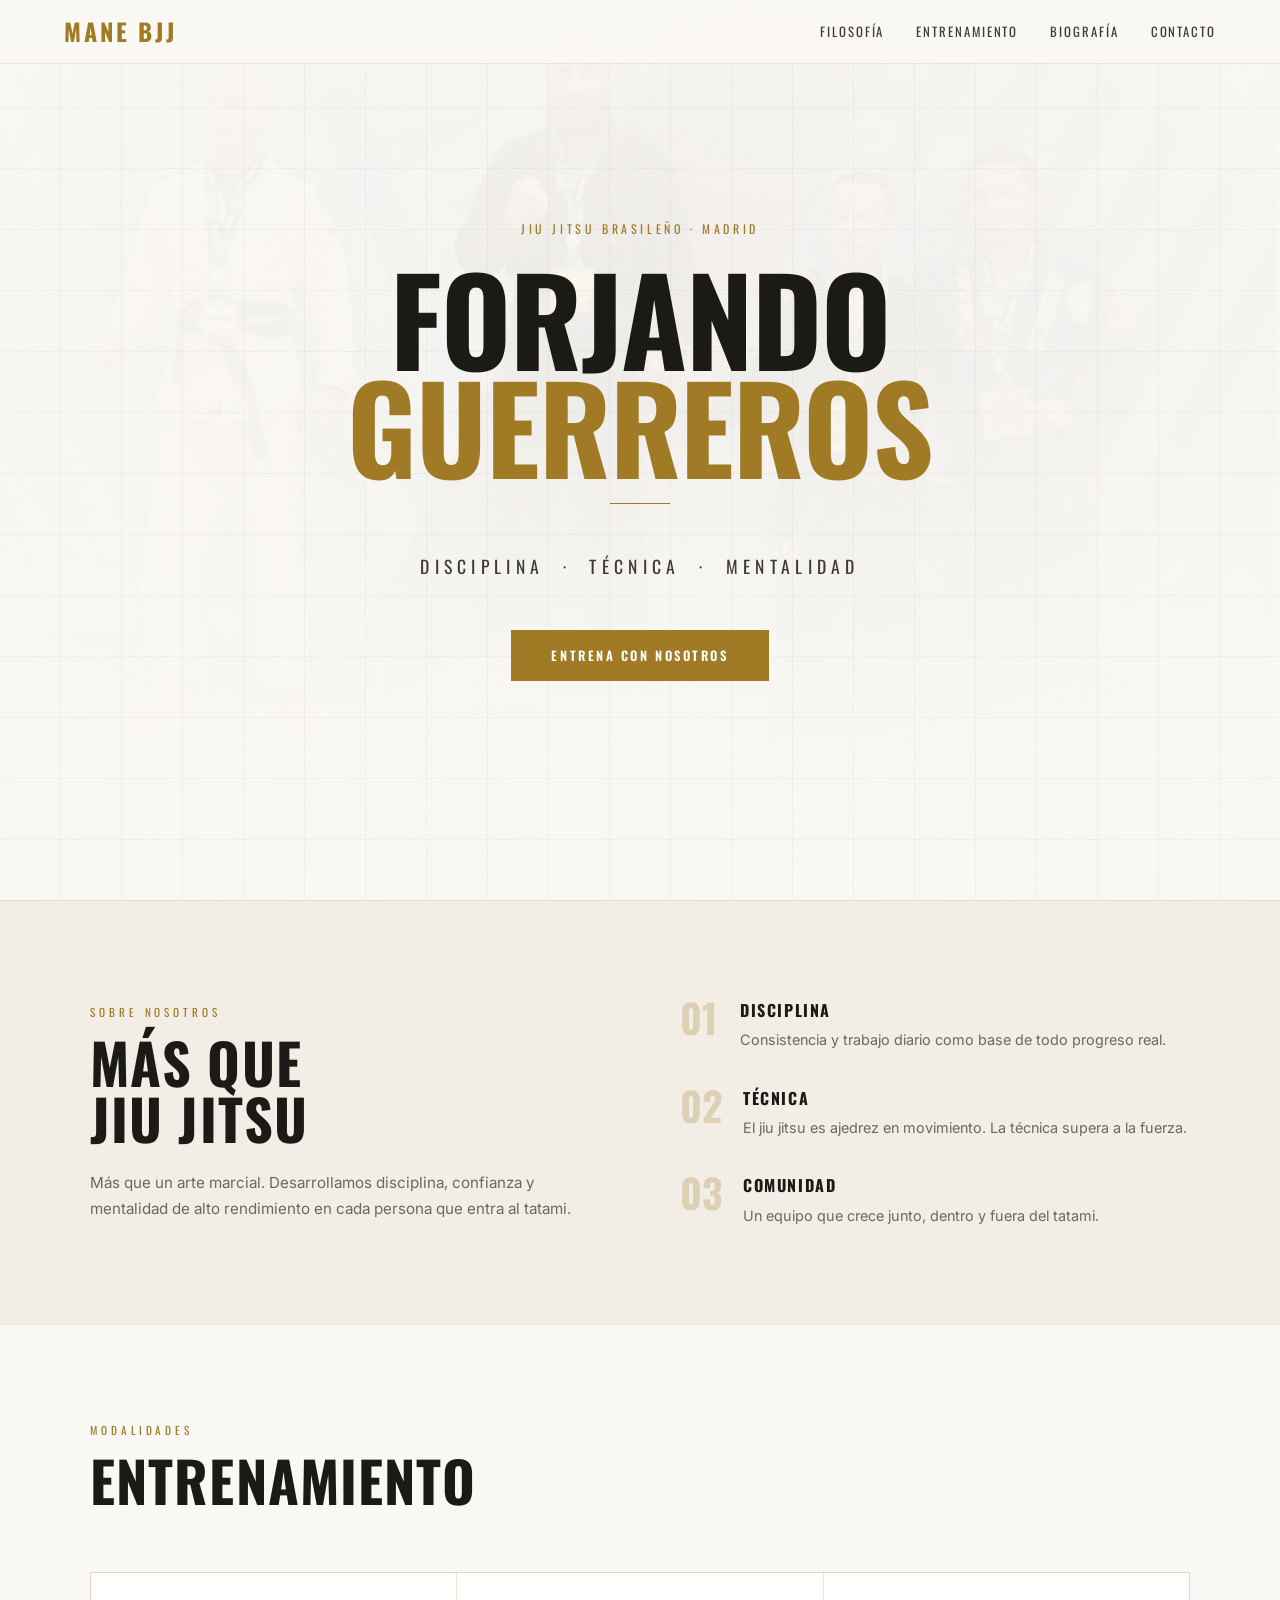
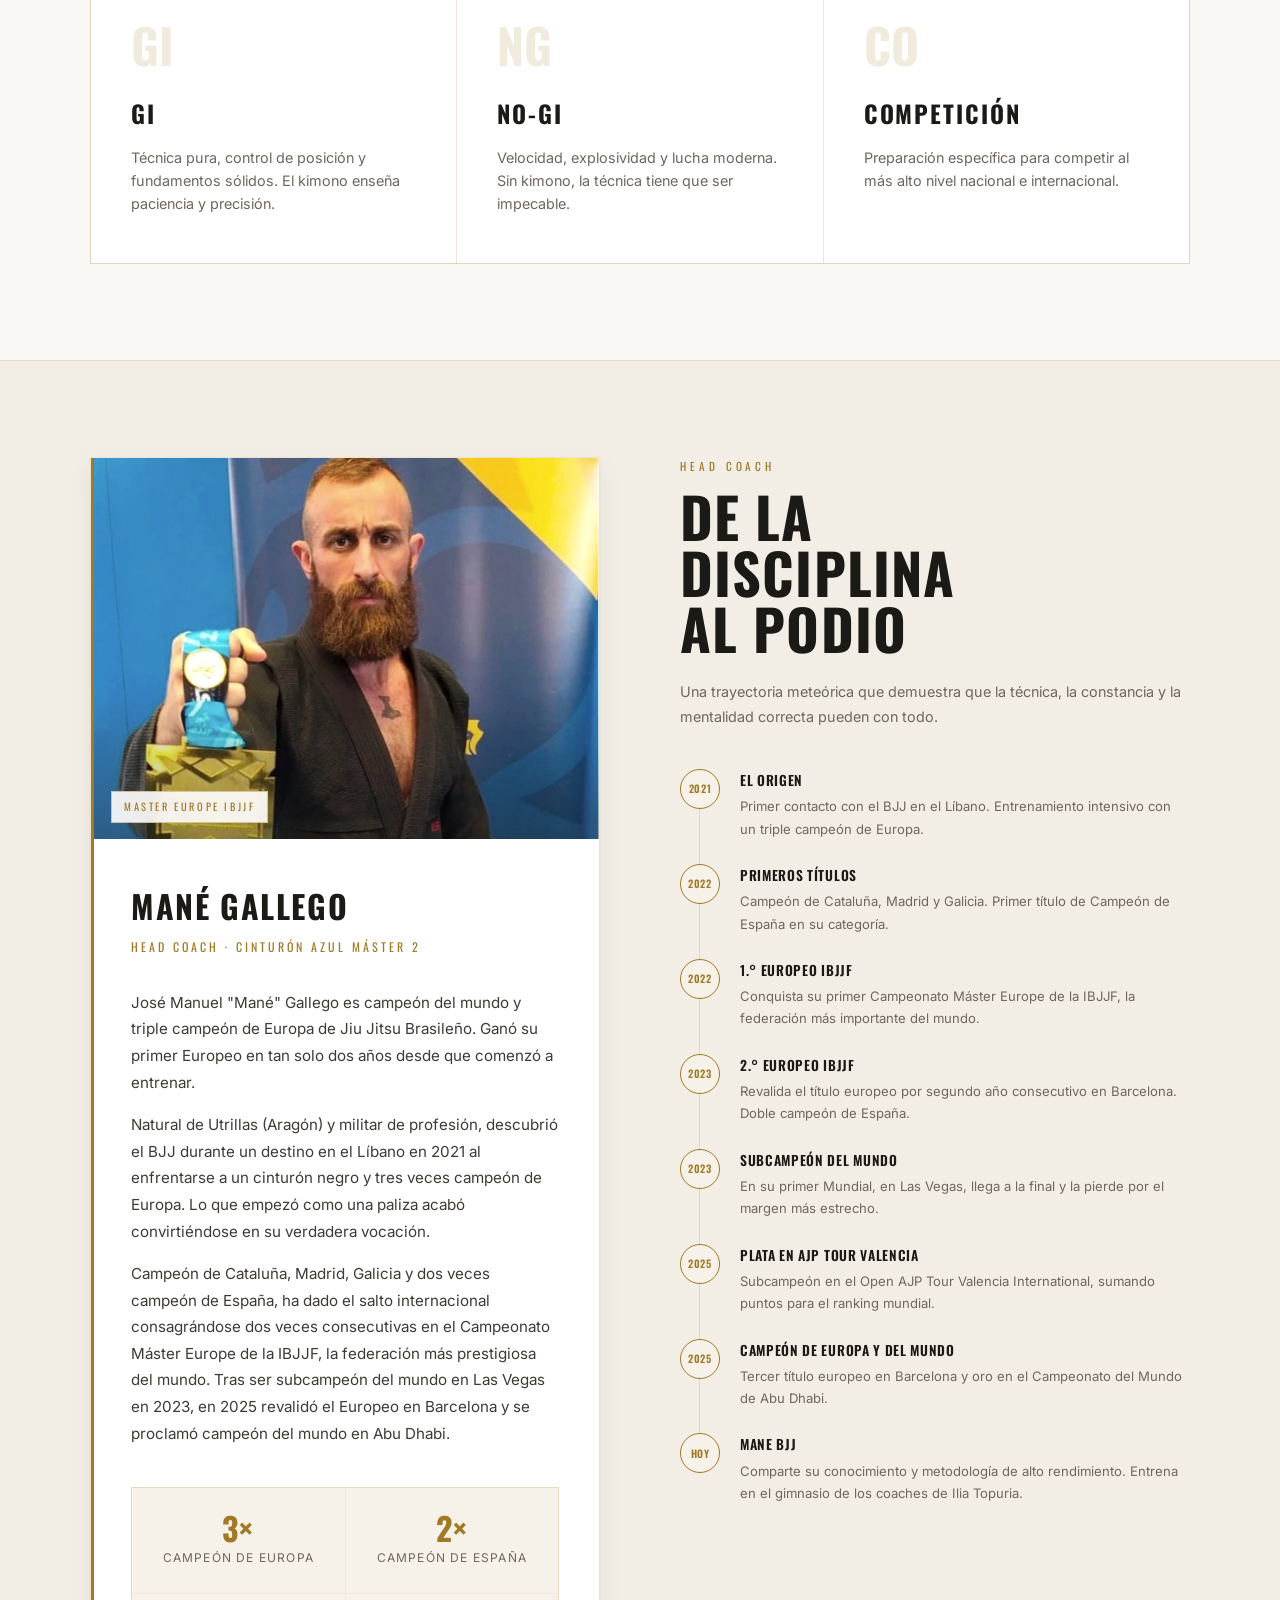
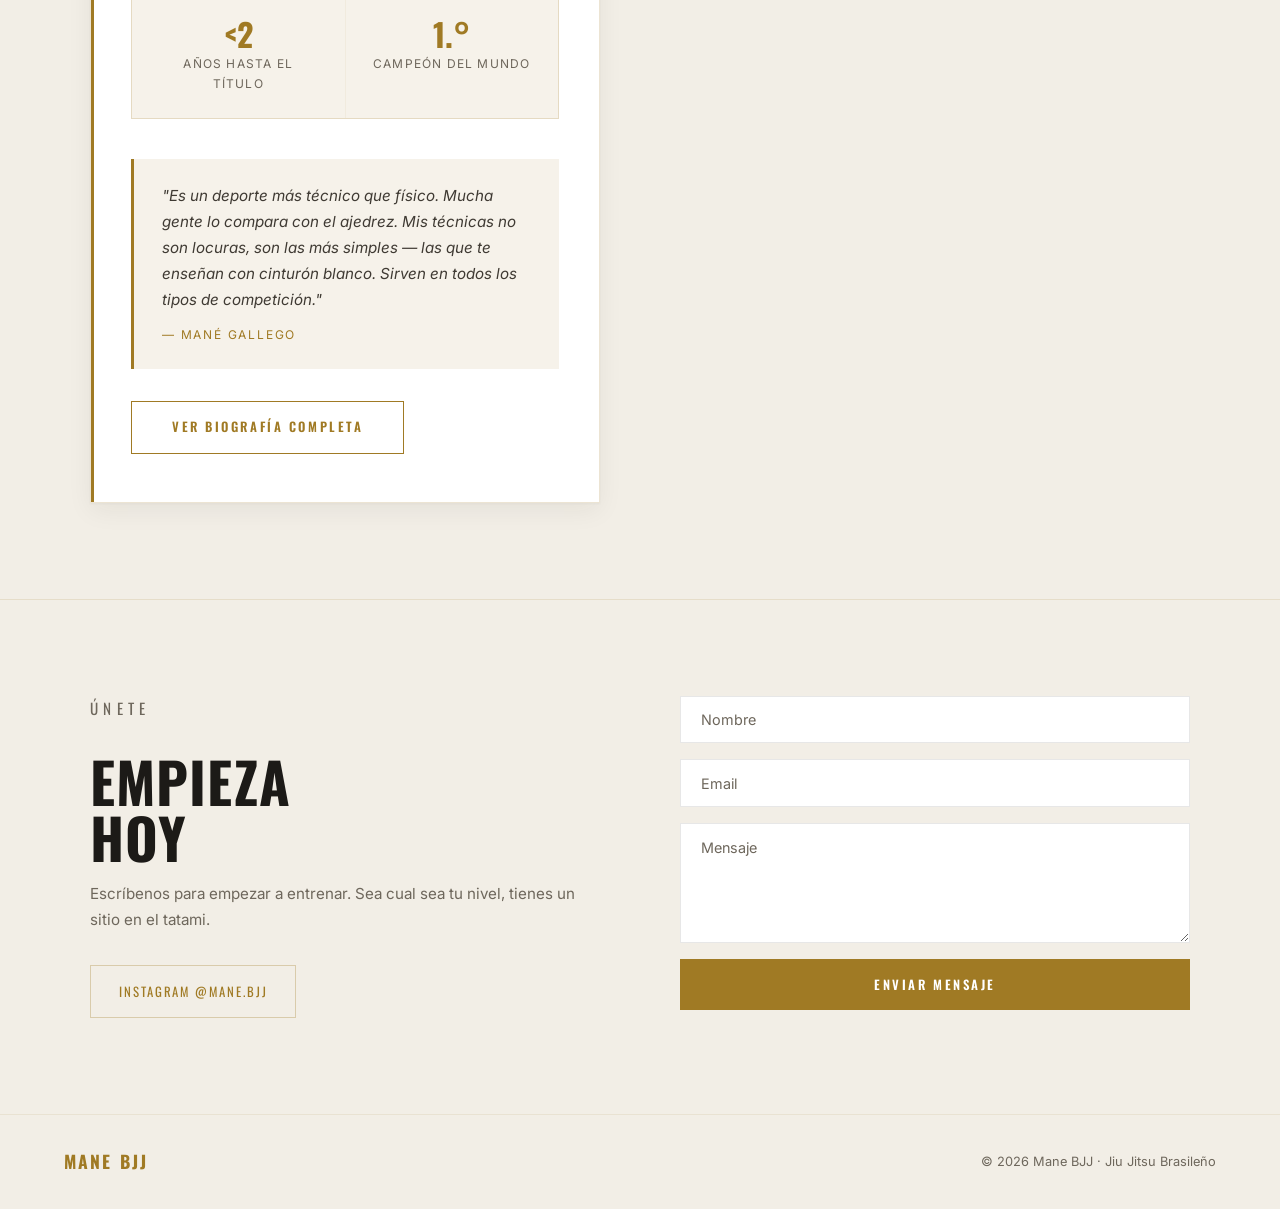
<file: index.html>
<!DOCTYPE html>
<html lang="es">
<head>
  <meta charset="UTF-8">
  <title>Mane BJJ · Jiu Jitsu Brasileño en Madrid</title>
  <meta name="viewport" content="width=device-width, initial-scale=1.0">
  <meta name="description" content="Academia de Jiu Jitsu Brasileño dirigida por Mané Gallego, campeón del mundo y triple campeón de Europa. Disciplina, técnica y mentalidad de alto rendimiento.">
  <link href="https://fonts.googleapis.com/css2?family=Oswald:wght@400;600;700&family=Inter:wght@300;400;500&display=swap" rel="stylesheet">
  <link rel="stylesheet" href="css/styles.css">
</head>

<body>

<!-- HEADER -->
<header>
  <a class="logo" href="#">MANE BJJ</a>
  <nav>
    <a href="#about">Filosofía</a>
    <a href="#training">Entrenamiento</a>
    <a href="biografia.html">Biografía</a>
    <a href="#contact">Contacto</a>
  </nav>
</header>

<!-- HERO -->
<section class="hero">
  <div class="hero-image"></div>
  <div class="hero-overlay"></div>
  <div class="hero-grid"></div>
  <div class="hero-content">
    <p class="hero-eyebrow">Jiu Jitsu Brasileño · Madrid</p>
    <h1>Forjando<br><span>Guerreros</span></h1>
    <div class="hero-divider"></div>
    <p class="hero-sub">Disciplina &nbsp;·&nbsp; Técnica &nbsp;·&nbsp; Mentalidad</p>
    <a class="btn" href="https://www.instagram.com/mane.bjj/" target="_blank" rel="noopener">Entrena con nosotros</a>
  </div>
</section>

<!-- FILOSOFIA -->
<section id="about" class="about">
  <div class="about-inner">
    <div>
      <p class="section-label">Sobre nosotros</p>
      <h2>Más que<br>jiu jitsu</h2>
      <p class="about-intro">
        Más que un arte marcial. Desarrollamos disciplina, confianza y mentalidad de alto rendimiento en cada persona que entra al tatami.
      </p>
    </div>
    <div class="about-pillars">
      <div class="pillar">
        <span class="pillar-num">01</span>
        <div class="pillar-text">
          <h3>Disciplina</h3>
          <p>Consistencia y trabajo diario como base de todo progreso real.</p>
        </div>
      </div>
      <div class="pillar">
        <span class="pillar-num">02</span>
        <div class="pillar-text">
          <h3>Técnica</h3>
          <p>El jiu jitsu es ajedrez en movimiento. La técnica supera a la fuerza.</p>
        </div>
      </div>
      <div class="pillar">
        <span class="pillar-num">03</span>
        <div class="pillar-text">
          <h3>Comunidad</h3>
          <p>Un equipo que crece junto, dentro y fuera del tatami.</p>
        </div>
      </div>
    </div>
  </div>
</section>

<!-- ENTRENAMIENTO -->
<section id="training" class="training">
  <div class="training-header">
    <p class="section-label">Modalidades</p>
    <h2>Entrenamiento</h2>
  </div>
  <div class="cards">
    <div class="card">
      <div class="card-icon">GI</div>
      <h3>Gi</h3>
      <p>Técnica pura, control de posición y fundamentos sólidos. El kimono enseña paciencia y precisión.</p>
    </div>
    <div class="card">
      <div class="card-icon">NG</div>
      <h3>No-Gi</h3>
      <p>Velocidad, explosividad y lucha moderna. Sin kimono, la técnica tiene que ser impecable.</p>
    </div>
    <div class="card">
      <div class="card-icon">CO</div>
      <h3>Competición</h3>
      <p>Preparación específica para competir al más alto nivel nacional e internacional.</p>
    </div>
  </div>
</section>

<!-- HEAD COACH -->
<section id="coach" class="coach">
  <div class="coach-inner">

    <div class="coach-visual">
      <div class="coach-card">
        <div class="coach-photo">
          <img src="images/mane-portrait.jpg" alt="Mané Gallego con su medalla de campeón en el Master Europe IBJJF" loading="lazy">
          <span class="coach-photo-tag">Master Europe IBJJF</span>
        </div>

        <div class="coach-body">
          <p class="coach-name">Mané Gallego</p>
          <p class="coach-title">Head Coach · Cinturón Azul Máster 2</p>

          <div class="coach-bio">
            <p>
              José Manuel "Mané" Gallego es campeón del mundo y triple campeón de Europa de Jiu Jitsu Brasileño. Ganó su primer Europeo en tan solo dos años desde que comenzó a entrenar.
            </p>
            <p>
              Natural de Utrillas (Aragón) y militar de profesión, descubrió el BJJ durante un destino en el Líbano en 2021 al enfrentarse a un cinturón negro y tres veces campeón de Europa. Lo que empezó como una paliza acabó convirtiéndose en su verdadera vocación.
            </p>
            <p>
              Campeón de Cataluña, Madrid, Galicia y dos veces campeón de España, ha dado el salto internacional consagrándose dos veces consecutivas en el Campeonato Máster Europe de la IBJJF, la federación más prestigiosa del mundo. Tras ser subcampeón del mundo en Las Vegas en 2023, en 2025 revalidó el Europeo en Barcelona y se proclamó campeón del mundo en Abu Dhabi.
            </p>
          </div>

          <div class="coach-stats">
            <div class="stat">
              <div class="stat-num">3×</div>
              <div class="stat-label">Campeón de Europa</div>
            </div>
            <div class="stat">
              <div class="stat-num">2×</div>
              <div class="stat-label">Campeón de España</div>
            </div>
            <div class="stat">
              <div class="stat-num">&lt;2</div>
              <div class="stat-label">Años hasta el título</div>
            </div>
            <div class="stat">
              <div class="stat-num">1.°</div>
              <div class="stat-label">Campeón del mundo</div>
            </div>
          </div>

          <div class="coach-quote">
            "Es un deporte más técnico que físico. Mucha gente lo compara con el ajedrez. Mis técnicas no son locuras, son las más simples — las que te enseñan con cinturón blanco. Sirven en todos los tipos de competición."
            <cite>— Mané Gallego</cite>
          </div>

          <a class="btn btn-outline coach-cta" href="biografia.html">
            Ver biografía completa
          </a>
        </div>
      </div>
    </div>

    <div>
      <p class="section-label">Head Coach</p>
      <h2>De la<br>disciplina<br>al podio</h2>
      <p class="coach-intro">
        Una trayectoria meteórica que demuestra que la técnica, la constancia y la mentalidad correcta pueden con todo.
      </p>

      <div class="coach-timeline">
        <div class="timeline-item">
          <div class="timeline-dot">2021</div>
          <div class="timeline-content">
            <h4>El origen</h4>
            <p>Primer contacto con el BJJ en el Líbano. Entrenamiento intensivo con un triple campeón de Europa.</p>
          </div>
        </div>
        <div class="timeline-item">
          <div class="timeline-dot">2022</div>
          <div class="timeline-content">
            <h4>Primeros títulos</h4>
            <p>Campeón de Cataluña, Madrid y Galicia. Primer título de Campeón de España en su categoría.</p>
          </div>
        </div>
        <div class="timeline-item">
          <div class="timeline-dot">2022</div>
          <div class="timeline-content">
            <h4>1.° Europeo IBJJF</h4>
            <p>Conquista su primer Campeonato Máster Europe de la IBJJF, la federación más importante del mundo.</p>
          </div>
        </div>
        <div class="timeline-item">
          <div class="timeline-dot">2023</div>
          <div class="timeline-content">
            <h4>2.° Europeo IBJJF</h4>
            <p>Revalida el título europeo por segundo año consecutivo en Barcelona. Doble campeón de España.</p>
          </div>
        </div>
        <div class="timeline-item">
          <div class="timeline-dot">2023</div>
          <div class="timeline-content">
            <h4>Subcampeón del mundo</h4>
            <p>En su primer Mundial, en Las Vegas, llega a la final y la pierde por el margen más estrecho.</p>
          </div>
        </div>
        <div class="timeline-item">
          <div class="timeline-dot">2025</div>
          <div class="timeline-content">
            <h4>Plata en AJP Tour Valencia</h4>
            <p>Subcampeón en el Open AJP Tour Valencia International, sumando puntos para el ranking mundial.</p>
          </div>
        </div>
        <div class="timeline-item">
          <div class="timeline-dot">2025</div>
          <div class="timeline-content">
            <h4>Campeón de Europa y del mundo</h4>
            <p>Tercer título europeo en Barcelona y oro en el Campeonato del Mundo de Abu Dhabi.</p>
          </div>
        </div>
        <div class="timeline-item">
          <div class="timeline-dot">HOY</div>
          <div class="timeline-content">
            <h4>Mane BJJ</h4>
            <p>Comparte su conocimiento y metodología de alto rendimiento. Entrena en el gimnasio de los coaches de Ilia Topuria.</p>
          </div>
        </div>
      </div>
    </div>

  </div>
</section>

<!-- CONTACTO -->
<section id="contact" class="contact">
  <div class="contact-inner">

    <div class="contact-info">
      <p class="section-label">Únete</p>
      <h2>Empieza<br>hoy</h2>
      <p>Escríbenos para empezar a entrenar. Sea cual sea tu nivel, tienes un sitio en el tatami.</p>
      <a class="ig-link" href="https://www.instagram.com/mane.bjj/" target="_blank" rel="noopener">
        Instagram @mane.bjj
      </a>
    </div>

    <form class="contact-form" action="mailto:jmgn1987@gmail.com" method="POST" enctype="text/plain">
      <input type="text" name="nombre" placeholder="Nombre" required>
      <input type="email" name="email" placeholder="Email" required>
      <textarea name="mensaje" placeholder="Mensaje" required></textarea>
      <button type="submit">Enviar mensaje</button>
    </form>

  </div>
</section>

<!-- FOOTER -->
<footer>
  <span class="logo">MANE BJJ</span>
  <p>© 2026 Mane BJJ · Jiu Jitsu Brasileño</p>
</footer>

</body>
</html>
</file>
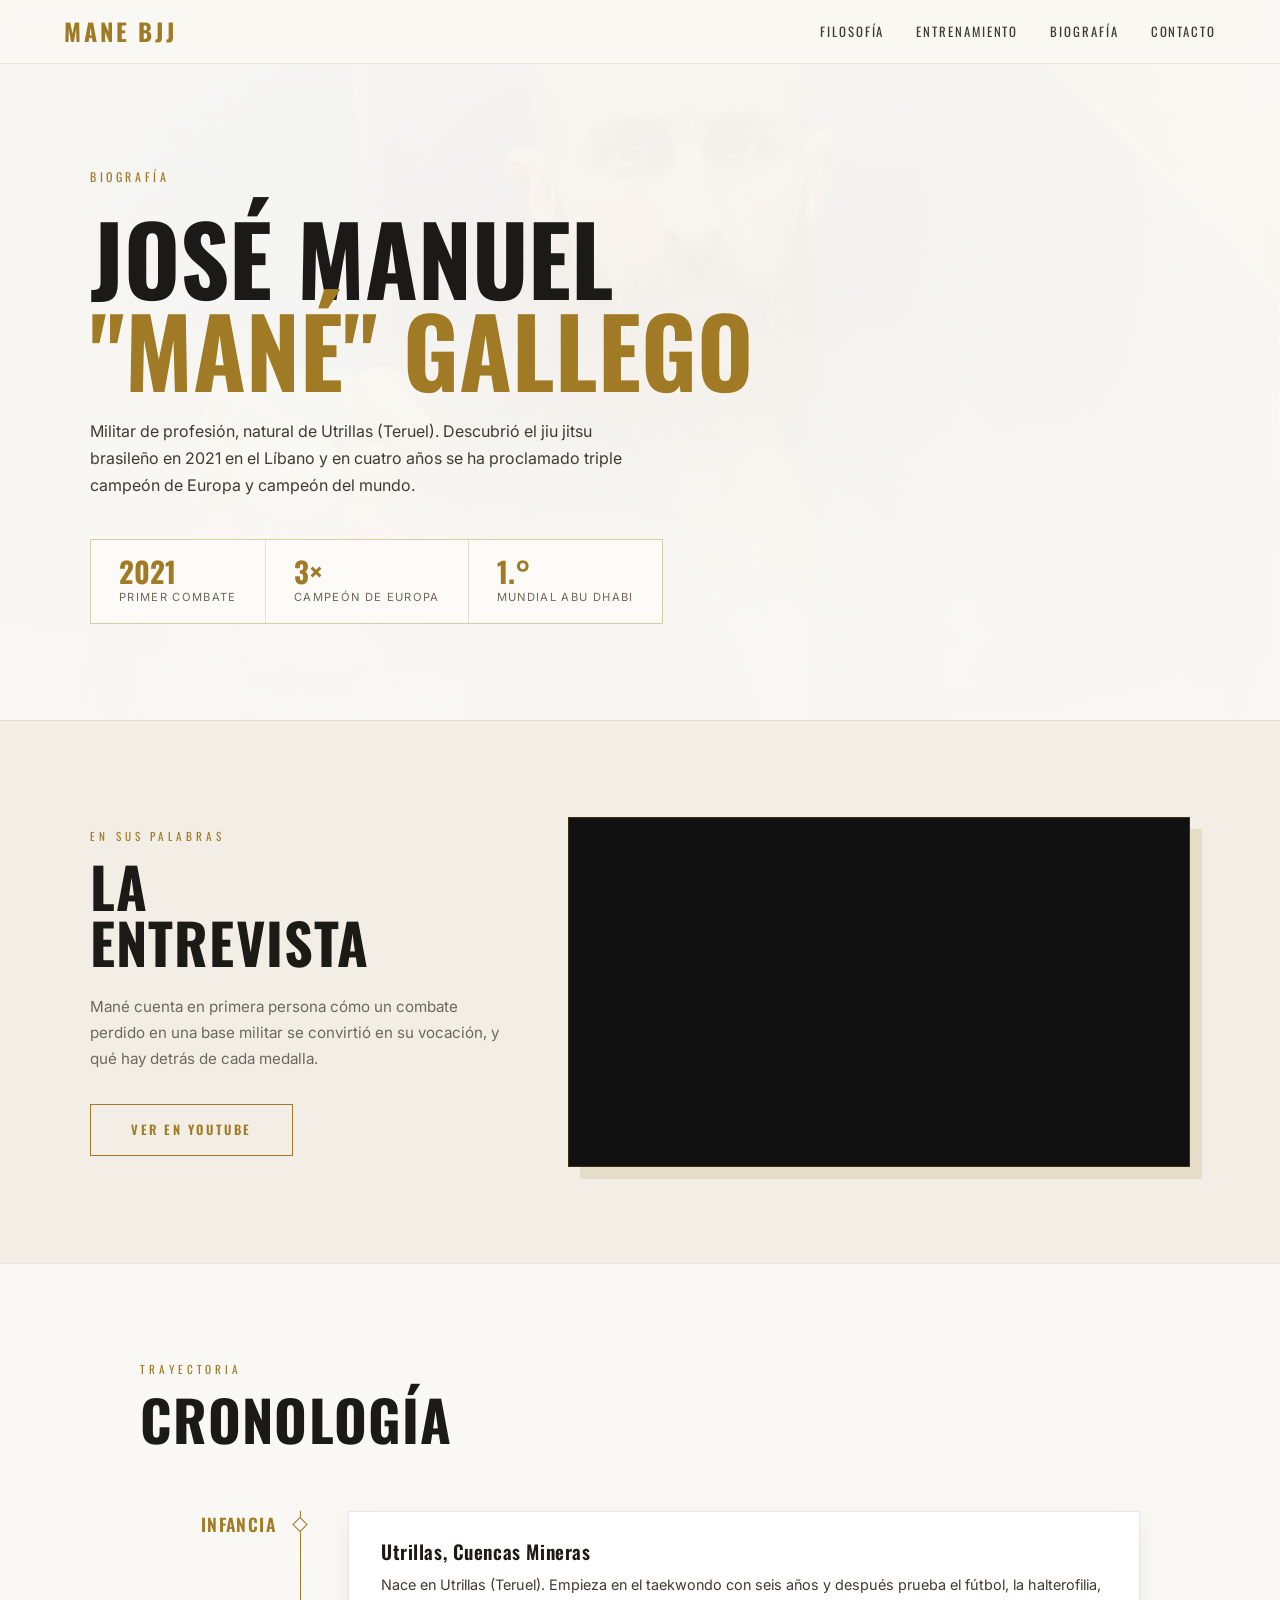
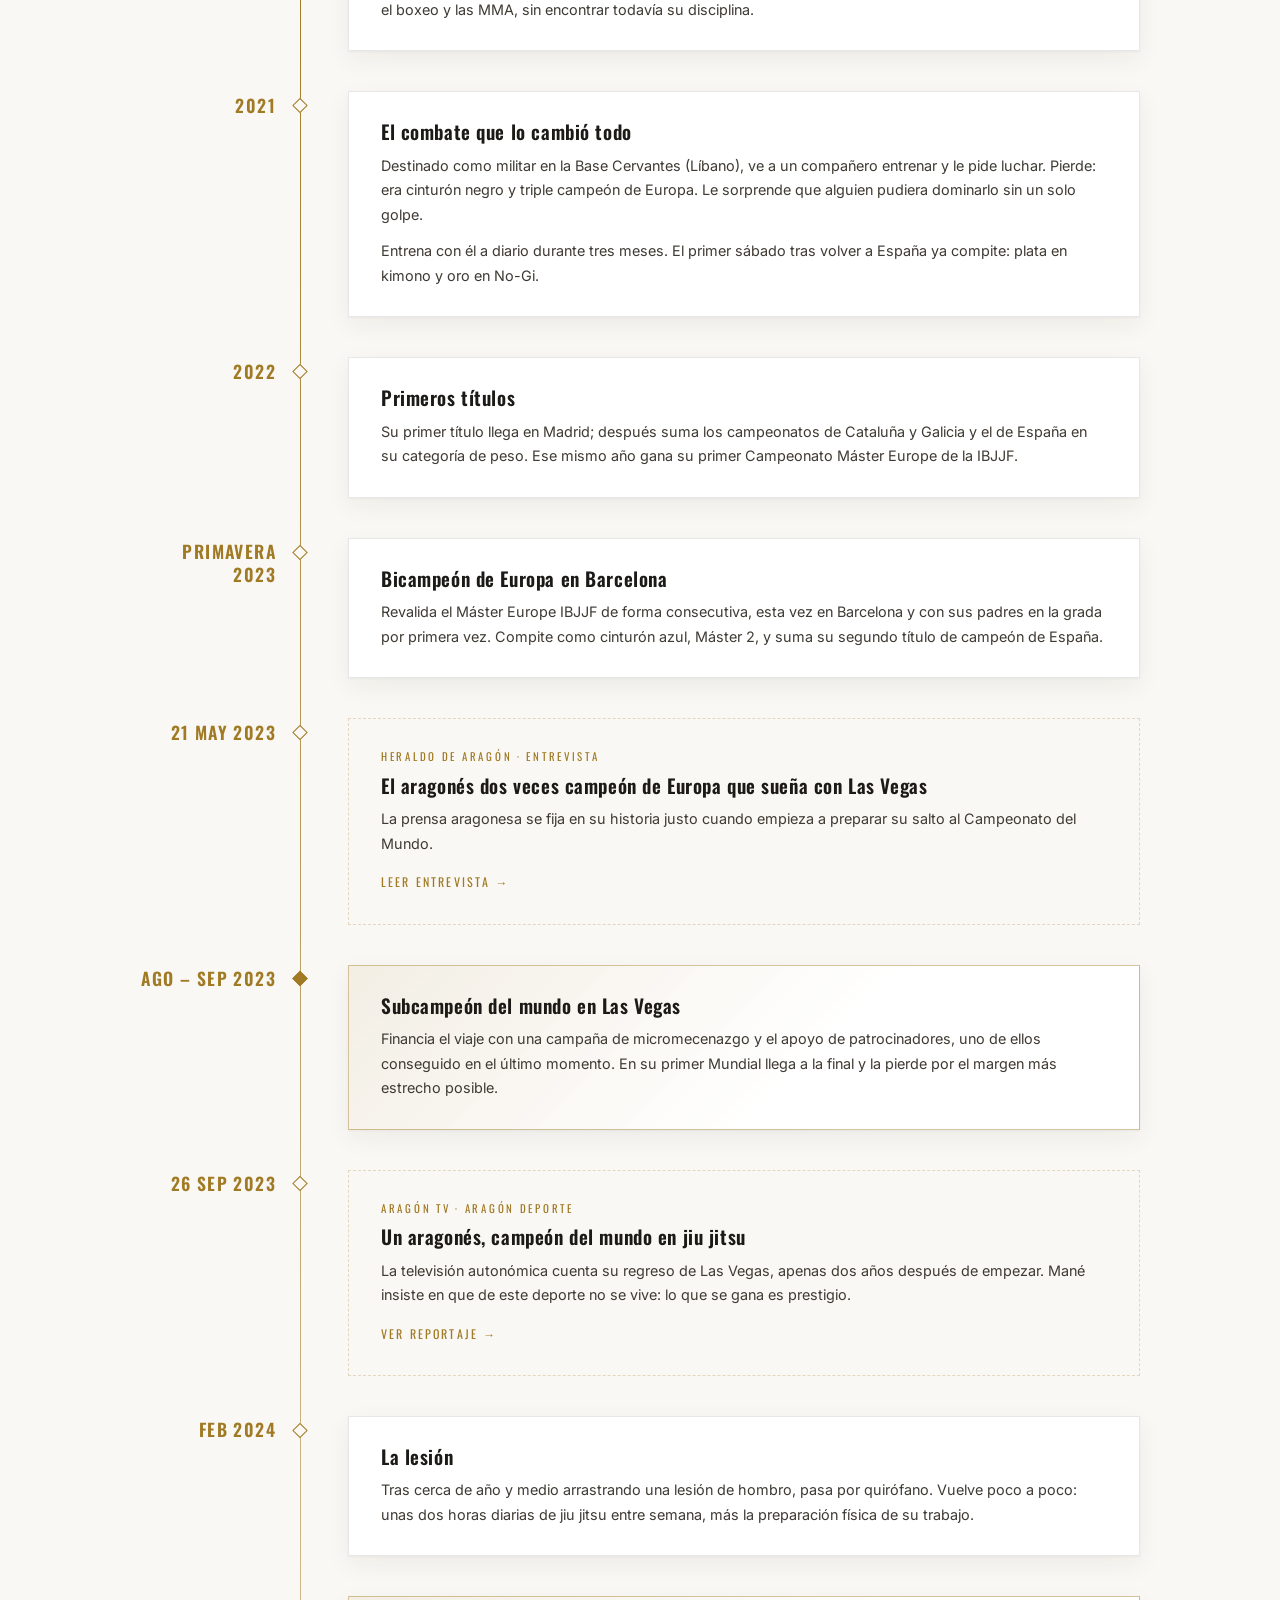
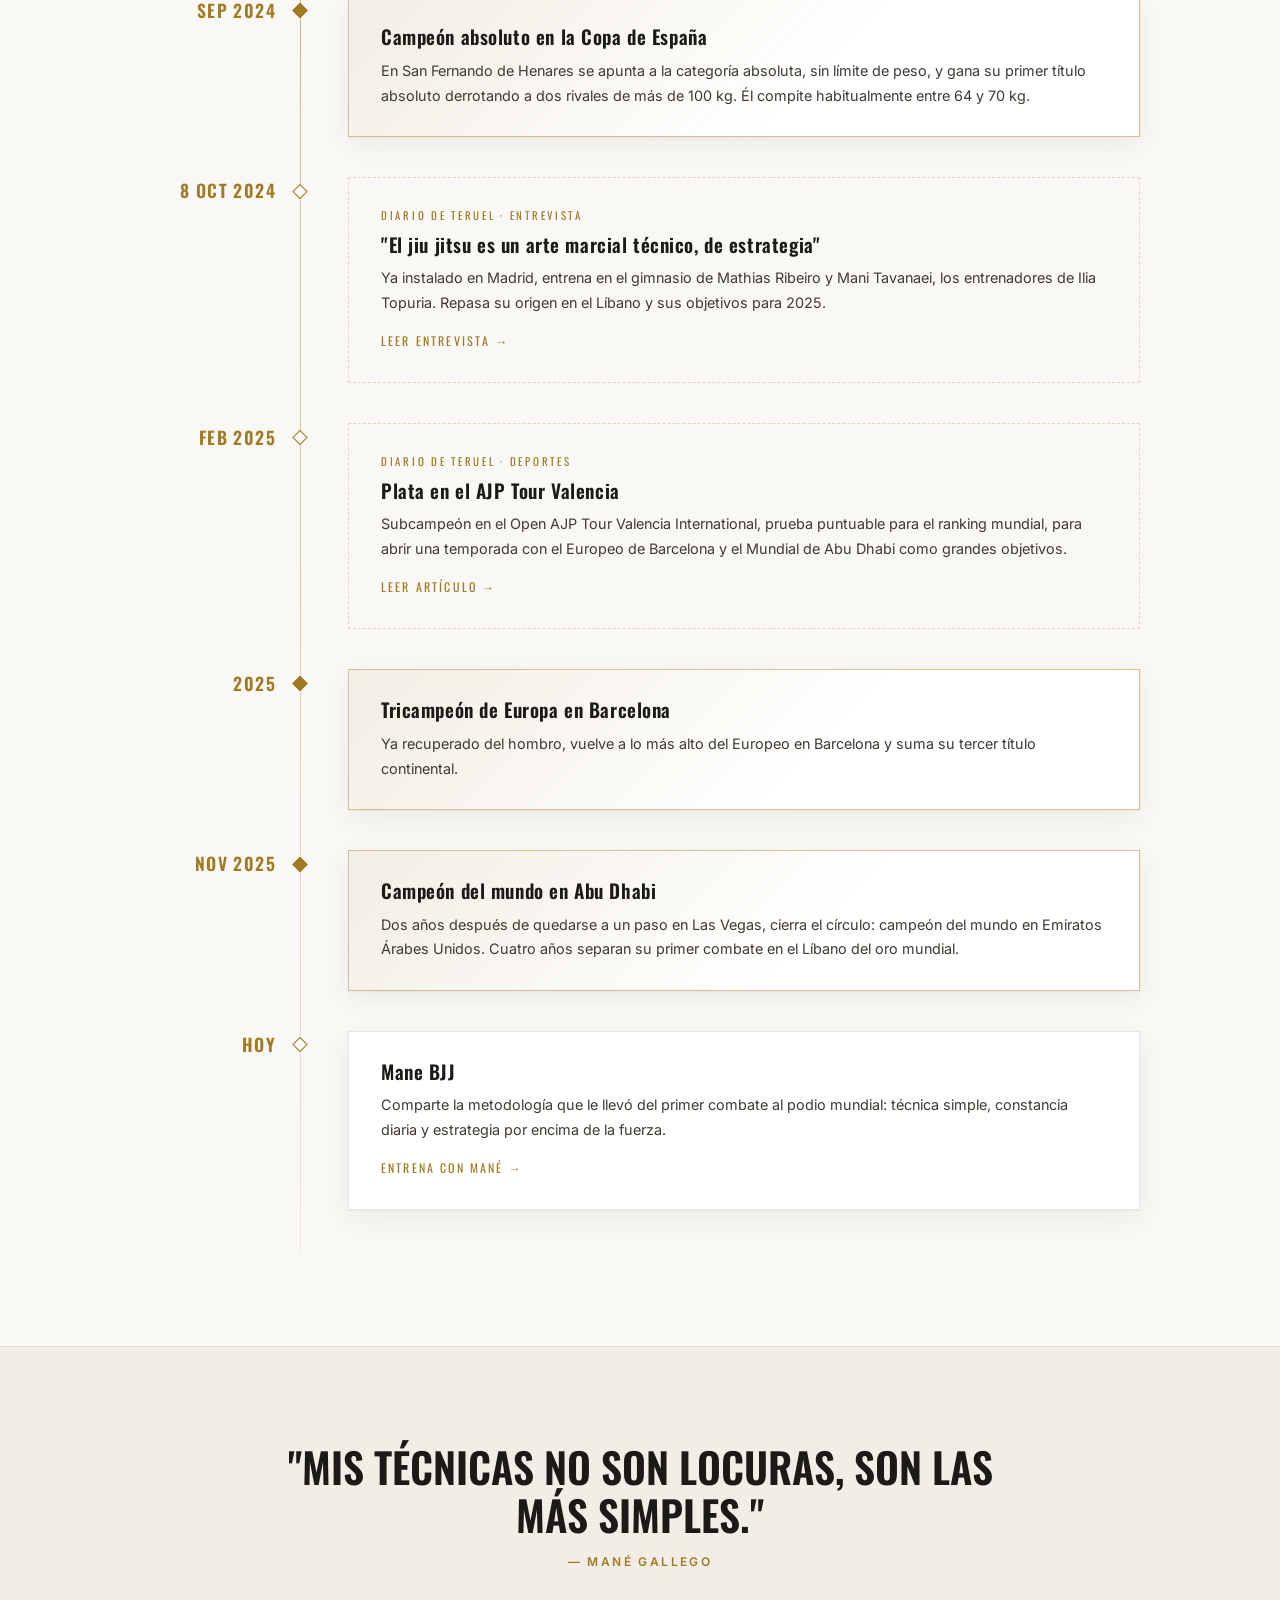
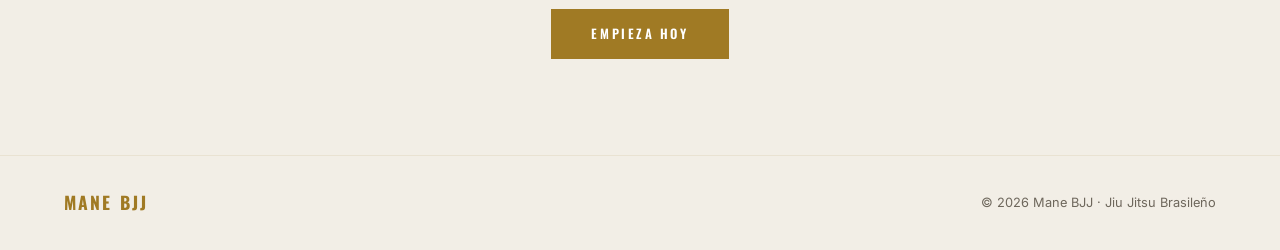
<file: biografia.html>
<!DOCTYPE html>
<html lang="es">
<head>
  <meta charset="UTF-8">
  <title>Biografía · Mané Gallego · Mane BJJ</title>
  <meta name="viewport" content="width=device-width, initial-scale=1.0">
  <meta name="description" content="Biografía de José Manuel 'Mané' Gallego: de Utrillas al podio mundial de Jiu Jitsu Brasileño. Entrevistas, prensa y trayectoria en orden cronológico.">
  <link href="https://fonts.googleapis.com/css2?family=Oswald:wght@400;600;700&family=Inter:wght@300;400;500&display=swap" rel="stylesheet">
  <link rel="stylesheet" href="css/styles.css">
</head>

<body>

<!-- HEADER -->
<header>
  <a class="logo" href="index.html">MANE BJJ</a>
  <nav>
    <a href="index.html#about">Filosofía</a>
    <a href="index.html#training">Entrenamiento</a>
    <a href="biografia.html">Biografía</a>
    <a href="index.html#contact">Contacto</a>
  </nav>
</header>

<!-- BIO HERO -->
<section class="bio-hero">
  <div class="bio-hero-image"></div>
  <div class="hero-overlay"></div>
  <div class="bio-hero-content">
    <p class="hero-eyebrow">Biografía</p>
    <h1>José Manuel<br><span>"Mané" Gallego</span></h1>
    <p class="bio-hero-sub">
      Militar de profesión, natural de Utrillas (Teruel). Descubrió el jiu jitsu brasileño en 2021 en el Líbano y en cuatro años se ha proclamado triple campeón de Europa y campeón del mundo.
    </p>
    <div class="bio-facts">
      <div><strong>2021</strong><span>Primer combate</span></div>
      <div><strong>3×</strong><span>Campeón de Europa</span></div>
      <div><strong>1.°</strong><span>Mundial Abu Dhabi</span></div>
    </div>
  </div>
</section>

<!-- ENTREVISTA EN VÍDEO -->
<section class="bio-video">
  <div class="bio-video-inner">
    <div class="bio-video-text">
      <p class="section-label">En sus palabras</p>
      <h2>La<br>entrevista</h2>
      <p>
        Mané cuenta en primera persona cómo un combate perdido en una base militar se convirtió en su vocación, y qué hay detrás de cada medalla.
      </p>
      <a class="btn btn-outline" href="https://www.youtube.com/watch?v=WUq9uWSXChM" target="_blank" rel="noopener">Ver en YouTube</a>
    </div>
    <div class="video-frame">
      <iframe
        src="https://www.youtube-nocookie.com/embed/WUq9uWSXChM"
        title="Entrevista a Mané Gallego"
        loading="lazy"
        allow="accelerometer; clipboard-write; encrypted-media; gyroscope; picture-in-picture; web-share"
        referrerpolicy="strict-origin-when-cross-origin"
        allowfullscreen></iframe>
    </div>
  </div>
</section>

<!-- CRONOLOGÍA -->
<section class="chrono">
  <div class="chrono-inner">
    <div class="chrono-header">
      <p class="section-label">Trayectoria</p>
      <h2>Cronología</h2>
    </div>

    <ol class="chrono-list">

      <li class="chrono-item">
        <div class="chrono-date">Infancia</div>
        <div class="chrono-card">
          <h3>Utrillas, Cuencas Mineras</h3>
          <p>Nace en Utrillas (Teruel). Empieza en el taekwondo con seis años y después prueba el fútbol, la halterofilia, el boxeo y las MMA, sin encontrar todavía su disciplina.</p>
        </div>
      </li>

      <li class="chrono-item">
        <div class="chrono-date">2021</div>
        <div class="chrono-card">
          <h3>El combate que lo cambió todo</h3>
          <p>Destinado como militar en la Base Cervantes (Líbano), ve a un compañero entrenar y le pide luchar. Pierde: era cinturón negro y triple campeón de Europa. Le sorprende que alguien pudiera dominarlo sin un solo golpe.</p>
          <p>Entrena con él a diario durante tres meses. El primer sábado tras volver a España ya compite: plata en kimono y oro en No-Gi.</p>
        </div>
      </li>

      <li class="chrono-item">
        <div class="chrono-date">2022</div>
        <div class="chrono-card">
          <h3>Primeros títulos</h3>
          <p>Su primer título llega en Madrid; después suma los campeonatos de Cataluña y Galicia y el de España en su categoría de peso. Ese mismo año gana su primer Campeonato Máster Europe de la IBJJF.</p>
        </div>
      </li>

      <li class="chrono-item">
        <div class="chrono-date">Primavera 2023</div>
        <div class="chrono-card">
          <h3>Bicampeón de Europa en Barcelona</h3>
          <p>Revalida el Máster Europe IBJJF de forma consecutiva, esta vez en Barcelona y con sus padres en la grada por primera vez. Compite como cinturón azul, Máster 2, y suma su segundo título de campeón de España.</p>
        </div>
      </li>

      <li class="chrono-item press">
        <div class="chrono-date">21 may 2023</div>
        <div class="chrono-card">
          <p class="chrono-source">Heraldo de Aragón · Entrevista</p>
          <h3>El aragonés dos veces campeón de Europa que sueña con Las Vegas</h3>
          <p>La prensa aragonesa se fija en su historia justo cuando empieza a preparar su salto al Campeonato del Mundo.</p>
          <a class="chrono-link" href="https://www.heraldo.es/noticias/deportes/2023/05/21/mane-gallego-el-aragones-dos-veces-campeon-de-europa-de-jiu-jitsu-que-suena-con-ir-al-mundial-de-las-vegas-1652872.html" target="_blank" rel="noopener">Leer entrevista →</a>
        </div>
      </li>

      <li class="chrono-item">
        <div class="chrono-date">Ago – Sep 2023</div>
        <div class="chrono-card highlight">
          <h3>Subcampeón del mundo en Las Vegas</h3>
          <p>Financia el viaje con una campaña de micromecenazgo y el apoyo de patrocinadores, uno de ellos conseguido en el último momento. En su primer Mundial llega a la final y la pierde por el margen más estrecho posible.</p>
        </div>
      </li>

      <li class="chrono-item press">
        <div class="chrono-date">26 sep 2023</div>
        <div class="chrono-card">
          <p class="chrono-source">Aragón TV · Aragón Deporte</p>
          <h3>Un aragonés, campeón del mundo en jiu jitsu</h3>
          <p>La televisión autonómica cuenta su regreso de Las Vegas, apenas dos años después de empezar. Mané insiste en que de este deporte no se vive: lo que se gana es prestigio.</p>
          <a class="chrono-link" href="https://www.aragonplay.es/aragondeporte/nuestro-deporte/jose-manuel-gallego-un-aragones-campeon-del-mundo-en-jiu-jitsu-18492.html" target="_blank" rel="noopener">Ver reportaje →</a>
        </div>
      </li>

      <li class="chrono-item">
        <div class="chrono-date">Feb 2024</div>
        <div class="chrono-card">
          <h3>La lesión</h3>
          <p>Tras cerca de año y medio arrastrando una lesión de hombro, pasa por quirófano. Vuelve poco a poco: unas dos horas diarias de jiu jitsu entre semana, más la preparación física de su trabajo.</p>
        </div>
      </li>

      <li class="chrono-item">
        <div class="chrono-date">Sep 2024</div>
        <div class="chrono-card highlight">
          <h3>Campeón absoluto en la Copa de España</h3>
          <p>En San Fernando de Henares se apunta a la categoría absoluta, sin límite de peso, y gana su primer título absoluto derrotando a dos rivales de más de 100 kg. Él compite habitualmente entre 64 y 70 kg.</p>
        </div>
      </li>

      <li class="chrono-item press">
        <div class="chrono-date">8 oct 2024</div>
        <div class="chrono-card">
          <p class="chrono-source">Diario de Teruel · Entrevista</p>
          <h3>"El jiu jitsu es un arte marcial técnico, de estrategia"</h3>
          <p>Ya instalado en Madrid, entrena en el gimnasio de Mathias Ribeiro y Mani Tavanaei, los entrenadores de Ilia Topuria. Repasa su origen en el Líbano y sus objetivos para 2025.</p>
          <a class="chrono-link" href="https://www.diariodeteruel.es/entrevistas/jose-manuel-gallego-campeon-de-espana-de-jiu-jitsu-el-jiu-jitsu-es-un-arte-marcial-tecnico-de-estrategia-hay-quien-sigue-peleando-con-60-anos" target="_blank" rel="noopener">Leer entrevista →</a>
        </div>
      </li>

      <li class="chrono-item press">
        <div class="chrono-date">Feb 2025</div>
        <div class="chrono-card">
          <p class="chrono-source">Diario de Teruel · Deportes</p>
          <h3>Plata en el AJP Tour Valencia</h3>
          <p>Subcampeón en el Open AJP Tour Valencia International, prueba puntuable para el ranking mundial, para abrir una temporada con el Europeo de Barcelona y el Mundial de Abu Dhabi como grandes objetivos.</p>
          <a class="chrono-link" href="https://www.diariodeteruel.es/deportes/mane-gallego-segundo-en-el-ajptour-de-valencia-para-preparar-su-temporada" target="_blank" rel="noopener">Leer artículo →</a>
        </div>
      </li>

      <li class="chrono-item">
        <div class="chrono-date">2025</div>
        <div class="chrono-card highlight">
          <h3>Tricampeón de Europa en Barcelona</h3>
          <p>Ya recuperado del hombro, vuelve a lo más alto del Europeo en Barcelona y suma su tercer título continental.</p>
        </div>
      </li>

      <li class="chrono-item">
        <div class="chrono-date">Nov 2025</div>
        <div class="chrono-card highlight">
          <h3>Campeón del mundo en Abu Dhabi</h3>
          <p>Dos años después de quedarse a un paso en Las Vegas, cierra el círculo: campeón del mundo en Emiratos Árabes Unidos. Cuatro años separan su primer combate en el Líbano del oro mundial.</p>
        </div>
      </li>

      <li class="chrono-item">
        <div class="chrono-date">Hoy</div>
        <div class="chrono-card">
          <h3>Mane BJJ</h3>
          <p>Comparte la metodología que le llevó del primer combate al podio mundial: técnica simple, constancia diaria y estrategia por encima de la fuerza.</p>
          <a class="chrono-link" href="index.html#contact">Entrena con Mané →</a>
        </div>
      </li>

    </ol>
  </div>
</section>

<!-- CTA -->
<section class="bio-cta">
  <div class="bio-cta-inner">
    <blockquote>
      "Mis técnicas no son locuras, son las más simples."
      <cite>— Mané Gallego</cite>
    </blockquote>
    <a class="btn" href="index.html#contact">Empieza hoy</a>
  </div>
</section>

<!-- FOOTER -->
<footer>
  <span class="logo">MANE BJJ</span>
  <p>© 2026 Mane BJJ · Jiu Jitsu Brasileño</p>
</footer>

</body>
</html>
</file>
<file: css/styles.css>
/* ─────────────────────────────────────────────
   MANE BJJ · STYLES
   Jiu Jitsu Brasileño · Madrid
   ───────────────────────────────────────────── */

*, *::before, *::after { box-sizing: border-box; margin: 0; padding: 0; }

:root {
  /* Paleta clara: los nombres se mantienen por compatibilidad,
     --black/--dark* son fondos y --white es el color de texto */
  --black: #faf8f4;
  --dark: #f2eee6;
  --dark-2: #ffffff;
  --dark-3: #f6f2ea;
  --gold: #a07a24;
  --gold-light: #b98f30;
  --gold-dark: #7d5f1a;
  --white: #1c1a17;
  --gray: #6e675c;
  --gray-light: #3f3a33;
  --on-gold: #ffffff;
  --line: rgba(28,26,23,0.1);
  --shadow: 0 1px 2px rgba(28,26,23,0.04), 0 8px 24px rgba(28,26,23,0.06);
  --font-title: 'Oswald', sans-serif;
  --font-body: 'Inter', sans-serif;
}

html { scroll-behavior: smooth; }

body {
  background: var(--black);
  color: var(--white);
  font-family: var(--font-body);
  font-weight: 400;
  line-height: 1.7;
  overflow-x: hidden;
}

img { max-width: 100%; display: block; }

/* ── HEADER ── */
header {
  position: fixed;
  top: 0; left: 0; right: 0;
  z-index: 100;
  display: flex;
  align-items: center;
  justify-content: space-between;
  padding: 0 5%;
  height: 64px;
  background: rgba(250,248,244,0.92);
  backdrop-filter: blur(8px);
  border-bottom: 1px solid rgba(160,122,36,0.15);
}

header .logo {
  font-family: var(--font-title);
  font-size: 1.5rem;
  font-weight: 700;
  letter-spacing: 0.12em;
  color: var(--gold);
  text-decoration: none;
}

nav { display: flex; gap: 2rem; }

nav a {
  font-family: var(--font-title);
  font-size: 0.8rem;
  font-weight: 400;
  letter-spacing: 0.15em;
  text-transform: uppercase;
  color: var(--gray-light);
  text-decoration: none;
  transition: color 0.2s;
}

nav a:hover { color: var(--gold); }

/* ── HERO ── */
.hero {
  min-height: 100vh;
  display: flex;
  align-items: center;
  justify-content: center;
  text-align: center;
  position: relative;
  overflow: hidden;
  background: var(--black);
}

.hero-image {
  position: absolute;
  inset: 0;
  background-image: url('../images/mane-podium.jpg');
  background-size: cover;
  background-position: center 30%;
  filter: grayscale(30%) contrast(1.02);
  opacity: 0.35;
}

.hero-overlay {
  position: absolute;
  inset: 0;
  background:
    radial-gradient(ellipse 80% 60% at 50% 40%, rgba(250,248,244,0.55) 0%, rgba(250,248,244,0.92) 80%),
    linear-gradient(180deg, rgba(250,248,244,0.5) 0%, rgba(250,248,244,0.9) 100%);
}

.hero-grid {
  position: absolute;
  inset: 0;
  background:
    repeating-linear-gradient(0deg, transparent, transparent 60px, rgba(28,26,23,0.035) 60px, rgba(28,26,23,0.035) 61px),
    repeating-linear-gradient(90deg, transparent, transparent 60px, rgba(28,26,23,0.035) 60px, rgba(28,26,23,0.035) 61px);
}

.hero-content {
  position: relative;
  z-index: 2;
  max-width: 860px;
  padding: 0 5%;
}

.hero-eyebrow {
  font-family: var(--font-title);
  font-size: 0.75rem;
  letter-spacing: 0.3em;
  color: var(--gold);
  text-transform: uppercase;
  margin-bottom: 1.5rem;
}

.hero h1 {
  font-family: var(--font-title);
  font-size: clamp(3.5rem, 10vw, 7.5rem);
  font-weight: 700;
  line-height: 0.9;
  letter-spacing: -0.01em;
  text-transform: uppercase;
  color: var(--white);
  margin-bottom: 1.5rem;
}

.hero h1 span { color: var(--gold); }

.hero-sub {
  font-family: var(--font-title);
  font-size: clamp(0.9rem, 2vw, 1.1rem);
  letter-spacing: 0.3em;
  color: var(--gray-light);
  text-transform: uppercase;
  margin-bottom: 3rem;
}

.hero-divider {
  width: 60px;
  height: 1px;
  background: var(--gold);
  margin: 0 auto 3rem;
}

.btn {
  display: inline-block;
  font-family: var(--font-title);
  font-size: 0.8rem;
  font-weight: 600;
  letter-spacing: 0.2em;
  text-transform: uppercase;
  color: var(--on-gold);
  background: var(--gold);
  padding: 0.9rem 2.5rem;
  text-decoration: none;
  transition: background 0.2s, transform 0.15s;
}

.btn:hover {
  background: var(--gold-light);
  transform: translateY(-1px);
}

.btn-outline {
  background: transparent;
  color: var(--gold);
  border: 1px solid var(--gold);
}

.btn-outline:hover {
  background: var(--gold);
  color: var(--on-gold);
}

/* ── SECTION BASE ── */
section { padding: 6rem 5%; }

.section-label {
  font-family: var(--font-title);
  font-size: 0.7rem;
  letter-spacing: 0.35em;
  color: var(--gold);
  text-transform: uppercase;
  margin-bottom: 0.75rem;
}

h2 {
  font-family: var(--font-title);
  font-size: clamp(2rem, 5vw, 3.5rem);
  font-weight: 700;
  text-transform: uppercase;
  letter-spacing: 0.02em;
  line-height: 1;
  margin-bottom: 1.5rem;
}

/* ── ABOUT / FILOSOFIA ── */
.about {
  background: var(--dark);
  border-top: 1px solid rgba(160,122,36,0.15);
}

.about-inner {
  max-width: 1100px;
  margin: 0 auto;
  display: grid;
  grid-template-columns: 1fr 1fr;
  gap: 5rem;
  align-items: center;
}

.about-intro {
  color: var(--gray);
  font-size: 0.95rem;
  margin-top: 1.25rem;
}

.about-pillars {
  display: flex;
  flex-direction: column;
  gap: 2rem;
}

.pillar {
  display: flex;
  gap: 1.25rem;
  align-items: flex-start;
}

.pillar-num {
  font-family: var(--font-title);
  font-size: 2.5rem;
  font-weight: 700;
  color: var(--gold);
  opacity: 0.25;
  line-height: 1;
  min-width: 2.5rem;
}

.pillar-text h3 {
  font-family: var(--font-title);
  font-size: 1rem;
  letter-spacing: 0.1em;
  text-transform: uppercase;
  color: var(--white);
  margin-bottom: 0.25rem;
}

.pillar-text p {
  font-size: 0.9rem;
  color: var(--gray);
}

/* ── TRAINING ── */
.training {
  background: var(--black);
  border-top: 1px solid rgba(160,122,36,0.1);
}

.training-header {
  max-width: 1100px;
  margin: 0 auto 4rem;
}

.cards {
  max-width: 1100px;
  margin: 0 auto;
  display: grid;
  grid-template-columns: repeat(3, 1fr);
  gap: 1px;
  background: rgba(160,122,36,0.15);
  border: 1px solid rgba(160,122,36,0.15);
}

.card {
  background: var(--dark-2);
  padding: 3rem 2.5rem;
  position: relative;
  overflow: hidden;
  transition: background 0.3s;
}

.card::before {
  content: '';
  position: absolute;
  bottom: 0; left: 0; right: 0;
  height: 2px;
  background: var(--gold);
  transform: scaleX(0);
  transform-origin: left;
  transition: transform 0.3s;
}

.card:hover { background: var(--dark-3); }
.card:hover::before { transform: scaleX(1); }

.card-icon {
  font-family: var(--font-title);
  font-size: 3rem;
  font-weight: 700;
  color: rgba(160,122,36,0.15);
  line-height: 1;
  margin-bottom: 1.5rem;
}

.card h3 {
  font-family: var(--font-title);
  font-size: 1.5rem;
  font-weight: 700;
  letter-spacing: 0.08em;
  text-transform: uppercase;
  color: var(--white);
  margin-bottom: 0.75rem;
}

.card p {
  font-size: 0.9rem;
  color: var(--gray);
  line-height: 1.6;
}

/* ── HEAD COACH ── */
.coach {
  background: var(--dark);
  border-top: 1px solid rgba(160,122,36,0.15);
}

.coach-inner {
  max-width: 1100px;
  margin: 0 auto;
  display: grid;
  grid-template-columns: 1fr 1fr;
  gap: 5rem;
  align-items: start;
}

.coach-visual { position: relative; }

.coach-card {
  background: var(--dark-2);
  box-shadow: var(--shadow);
  border: 1px solid rgba(160,122,36,0.2);
  position: relative;
}

.coach-card::before {
  content: '';
  position: absolute;
  top: 0; left: 0;
  width: 3px;
  height: 100%;
  background: var(--gold);
  z-index: 2;
}

.coach-photo {
  position: relative;
  overflow: hidden;
  aspect-ratio: 4 / 3;
  background: var(--black);
}

.coach-photo img {
  width: 100%;
  height: 100%;
  object-fit: cover;
  object-position: center 25%;
  filter: grayscale(15%) contrast(1.05);
  transition: transform 0.6s ease, filter 0.4s ease;
}

.coach-card:hover .coach-photo img {
  transform: scale(1.04);
  filter: grayscale(0%) contrast(1.05);
}

.coach-photo::after {
  content: '';
  position: absolute;
  inset: 0;
  background: linear-gradient(180deg, transparent 60%, rgba(28,26,23,0.35) 100%);
  pointer-events: none;
}

.coach-photo-tag {
  position: absolute;
  bottom: 1rem;
  left: 1.25rem;
  z-index: 2;
  font-family: var(--font-title);
  font-size: 0.65rem;
  letter-spacing: 0.25em;
  text-transform: uppercase;
  color: var(--gold);
  padding: 0.4rem 0.75rem;
  background: rgba(255,255,255,0.9);
  border: 1px solid rgba(160,122,36,0.4);
  backdrop-filter: blur(4px);
}

.coach-body { padding: 2.5rem 2.5rem 3rem; }

.coach-name {
  font-family: var(--font-title);
  font-size: 2rem;
  font-weight: 700;
  text-transform: uppercase;
  letter-spacing: 0.05em;
  color: var(--white);
  margin-bottom: 0.25rem;
}

.coach-title {
  font-family: var(--font-title);
  font-size: 0.75rem;
  letter-spacing: 0.25em;
  color: var(--gold);
  text-transform: uppercase;
  margin-bottom: 2rem;
}

.coach-bio p {
  font-size: 0.95rem;
  color: var(--gray-light);
  margin-bottom: 1rem;
  line-height: 1.75;
}

.coach-stats {
  display: grid;
  grid-template-columns: 1fr 1fr;
  gap: 1px;
  background: rgba(160,122,36,0.15);
  border: 1px solid rgba(160,122,36,0.15);
  margin-top: 2.5rem;
}

.stat {
  background: var(--dark-3);
  padding: 1.5rem;
  text-align: center;
}

.stat-num {
  font-family: var(--font-title);
  font-size: 2rem;
  font-weight: 700;
  color: var(--gold);
  line-height: 1;
  margin-bottom: 0.25rem;
}

.stat-label {
  font-size: 0.75rem;
  letter-spacing: 0.1em;
  text-transform: uppercase;
  color: var(--gray);
}

.coach-quote {
  background: var(--dark-3);
  border-left: 3px solid var(--gold);
  padding: 1.5rem 1.75rem;
  margin-top: 2.5rem;
  font-style: italic;
  font-size: 0.95rem;
  color: var(--gray-light);
  line-height: 1.7;
}

.coach-quote cite {
  display: block;
  margin-top: 0.75rem;
  font-style: normal;
  font-size: 0.75rem;
  letter-spacing: 0.15em;
  text-transform: uppercase;
  color: var(--gold);
}

.coach-cta { margin-top: 2rem; display: inline-block; }

.coach-intro {
  color: var(--gray);
  font-size: 0.9rem;
  margin-bottom: 2.5rem;
}

.coach-timeline { margin-top: 2.5rem; }

.timeline-item {
  display: flex;
  gap: 1.25rem;
  padding-bottom: 1.5rem;
  position: relative;
}

.timeline-item:not(:last-child)::after {
  content: '';
  position: absolute;
  left: 19px;
  top: 38px;
  bottom: 0;
  width: 1px;
  background: rgba(160,122,36,0.2);
}

.timeline-dot {
  width: 40px;
  height: 40px;
  border-radius: 50%;
  border: 1px solid var(--gold);
  background: var(--dark-3);
  display: flex;
  align-items: center;
  justify-content: center;
  flex-shrink: 0;
  font-family: var(--font-title);
  font-size: 0.65rem;
  font-weight: 600;
  color: var(--gold);
  letter-spacing: 0.05em;
}

.timeline-content h4 {
  font-family: var(--font-title);
  font-size: 0.85rem;
  font-weight: 600;
  letter-spacing: 0.05em;
  text-transform: uppercase;
  color: var(--white);
  margin-bottom: 0.2rem;
}

.timeline-content p {
  font-size: 0.82rem;
  color: var(--gray);
}

/* ── CONTACT ── */
.contact {
  background: var(--dark);
  border-top: 1px solid rgba(160,122,36,0.15);
}

.contact-inner {
  max-width: 1100px;
  margin: 0 auto;
  display: grid;
  grid-template-columns: 1fr 1fr;
  gap: 5rem;
  align-items: start;
}

.contact-info h2 { margin-bottom: 1rem; }

.contact-info p {
  font-size: 0.95rem;
  color: var(--gray);
  margin-bottom: 2rem;
}

.contact-form {
  display: flex;
  flex-direction: column;
  gap: 1rem;
}

.contact-form input,
.contact-form textarea {
  background: var(--dark-2);
  border: 1px solid var(--line);
  color: var(--white);
  font-family: var(--font-body);
  font-size: 0.9rem;
  padding: 0.9rem 1.25rem;
  outline: none;
  transition: border-color 0.2s;
}

.contact-form input:focus,
.contact-form textarea:focus {
  border-color: rgba(160,122,36,0.5);
}

.contact-form input::placeholder,
.contact-form textarea::placeholder { color: var(--gray); }

.contact-form textarea { resize: vertical; min-height: 120px; }

.contact-form button {
  font-family: var(--font-title);
  font-size: 0.8rem;
  font-weight: 600;
  letter-spacing: 0.2em;
  text-transform: uppercase;
  color: var(--on-gold);
  background: var(--gold);
  border: none;
  padding: 1rem;
  cursor: pointer;
  transition: background 0.2s;
}

.contact-form button:hover { background: var(--gold-light); }

.ig-link {
  display: inline-flex;
  align-items: center;
  gap: 0.75rem;
  font-family: var(--font-title);
  font-size: 0.8rem;
  letter-spacing: 0.15em;
  text-transform: uppercase;
  color: var(--gold);
  text-decoration: none;
  border: 1px solid rgba(160,122,36,0.3);
  padding: 0.9rem 1.75rem;
  transition: border-color 0.2s, background 0.2s;
}

.ig-link:hover {
  border-color: var(--gold);
  background: rgba(160,122,36,0.07);
}

/* ── FOOTER ── */
footer {
  background: var(--dark);
  border-top: 1px solid rgba(160,122,36,0.1);
  padding: 2rem 5%;
  display: flex;
  align-items: center;
  justify-content: space-between;
  flex-wrap: wrap;
  gap: 1rem;
}

footer .logo {
  font-family: var(--font-title);
  font-size: 1.1rem;
  font-weight: 700;
  letter-spacing: 0.12em;
  color: var(--gold);
}

footer p {
  font-size: 0.8rem;
  color: var(--gray);
}


/* ── BIOGRAFÍA · HERO ── */
.bio-hero {
  min-height: 80vh;
  padding-top: calc(64px + 5rem);
  display: flex;
  align-items: flex-end;
  position: relative;
  overflow: hidden;
}

.bio-hero-image {
  position: absolute;
  inset: 0;
  background-image: url('../images/mane-portrait.jpg');
  background-size: cover;
  background-position: center 25%;
  filter: grayscale(30%) contrast(1.02);
  opacity: 0.3;
}

.bio-hero-content {
  position: relative;
  z-index: 2;
  max-width: 1100px;
  width: 100%;
  margin: 0 auto;
}

.bio-hero h1 {
  font-family: var(--font-title);
  font-size: clamp(2.8rem, 8vw, 6rem);
  font-weight: 700;
  line-height: 0.95;
  text-transform: uppercase;
  margin-bottom: 1.5rem;
}

.bio-hero h1 span { color: var(--gold); }

.bio-hero-sub {
  max-width: 560px;
  color: var(--gray-light);
  font-size: 1rem;
  margin-bottom: 2.5rem;
}

.bio-facts {
  display: flex;
  flex-wrap: wrap;
  gap: 1px;
  background: rgba(160,122,36,0.2);
  border: 1px solid rgba(160,122,36,0.2);
  width: fit-content;
  max-width: 100%;
}

.bio-facts div {
  background: rgba(255,255,255,0.88);
  padding: 1rem 1.75rem;
  display: flex;
  flex-direction: column;
}

.bio-facts strong {
  font-family: var(--font-title);
  font-size: 1.8rem;
  color: var(--gold);
  line-height: 1.1;
}

.bio-facts span {
  font-size: 0.7rem;
  letter-spacing: 0.12em;
  text-transform: uppercase;
  color: var(--gray);
}

/* ── BIOGRAFÍA · VÍDEO ── */
.bio-video {
  background: var(--dark);
  border-top: 1px solid rgba(160,122,36,0.15);
}

.bio-video-inner {
  max-width: 1100px;
  margin: 0 auto;
  display: grid;
  grid-template-columns: 0.8fr 1.2fr;
  gap: 4rem;
  align-items: center;
}

.bio-video-text p:not(.section-label) {
  color: var(--gray);
  font-size: 0.95rem;
  margin-bottom: 2rem;
}

.video-frame {
  position: relative;
  aspect-ratio: 16 / 9;
  background: #111;
  border: 1px solid rgba(160,122,36,0.3);
  box-shadow: 12px 12px 0 rgba(160,122,36,0.15);
}

.video-frame iframe {
  position: absolute;
  inset: 0;
  width: 100%;
  height: 100%;
  border: 0;
}

/* ── BIOGRAFÍA · CRONOLOGÍA ── */
.chrono {
  background: var(--black);
  border-top: 1px solid rgba(160,122,36,0.15);
}

.chrono-inner { max-width: 1000px; margin: 0 auto; }

.chrono-header { margin-bottom: 4rem; }

.chrono-list {
  list-style: none;
  position: relative;
}

.chrono-list::before {
  content: '';
  position: absolute;
  top: 0; bottom: 0;
  left: 160px;
  width: 1px;
  background: linear-gradient(180deg, var(--gold) 0%, rgba(160,122,36,0.15) 100%);
}

.chrono-item {
  display: grid;
  grid-template-columns: 160px 1fr;
  gap: 3rem;
  padding-bottom: 2.5rem;
  position: relative;
}

.chrono-item::before {
  content: '';
  position: absolute;
  left: 160px;
  top: 0.55rem;
  width: 11px; height: 11px;
  transform: translateX(-50%) rotate(45deg);
  background: var(--black);
  border: 1px solid var(--gold);
}

.chrono-item:has(.highlight)::before { background: var(--gold); }

.chrono-date {
  font-family: var(--font-title);
  font-size: 1.1rem;
  font-weight: 600;
  letter-spacing: 0.08em;
  text-transform: uppercase;
  color: var(--gold);
  text-align: right;
  line-height: 1.3;
  padding-top: 0.15rem;
  padding-right: 1.5rem;
}

.chrono-card {
  background: var(--dark-2);
  border: 1px solid var(--line);
  box-shadow: var(--shadow);
  padding: 1.75rem 2rem;
  transition: border-color 0.25s;
}

.chrono-card:hover { border-color: rgba(160,122,36,0.35); }

.chrono-card.highlight {
  border-color: rgba(160,122,36,0.45);
  background: linear-gradient(135deg, rgba(160,122,36,0.08), var(--dark-2) 60%);
}

.chrono-item.press .chrono-card {
  background: transparent;
  box-shadow: none;
  border-style: dashed;
  border-color: rgba(160,122,36,0.25);
}

.chrono-card h3 {
  font-family: var(--font-title);
  font-size: 1.2rem;
  font-weight: 600;
  letter-spacing: 0.03em;
  line-height: 1.25;
  color: var(--white);
  margin-bottom: 0.6rem;
}

.chrono-card p {
  font-size: 0.9rem;
  color: var(--gray-light);
  line-height: 1.7;
}

.chrono-card p + p { margin-top: 0.75rem; }

.chrono-source {
  font-family: var(--font-title);
  font-size: 0.68rem !important;
  letter-spacing: 0.25em;
  text-transform: uppercase;
  color: var(--gold) !important;
  margin-bottom: 0.5rem;
}

.chrono-link {
  display: inline-block;
  margin-top: 1rem;
  font-family: var(--font-title);
  font-size: 0.75rem;
  letter-spacing: 0.18em;
  text-transform: uppercase;
  color: var(--gold);
  text-decoration: none;
  border-bottom: 1px solid transparent;
  transition: border-color 0.2s;
}

.chrono-link:hover { border-color: var(--gold); }

/* ── BIOGRAFÍA · CTA ── */
.bio-cta {
  background: var(--dark);
  border-top: 1px solid rgba(160,122,36,0.15);
  text-align: center;
}

.bio-cta-inner { max-width: 760px; margin: 0 auto; }

.bio-cta blockquote {
  font-family: var(--font-title);
  font-size: clamp(1.6rem, 4vw, 2.6rem);
  font-weight: 600;
  text-transform: uppercase;
  line-height: 1.15;
  margin-bottom: 2.5rem;
}

.bio-cta cite {
  display: block;
  margin-top: 1rem;
  font-family: var(--font-body);
  font-style: normal;
  font-size: 0.75rem;
  letter-spacing: 0.2em;
  color: var(--gold);
}

/* ── RESPONSIVE ── */
@media (max-width: 768px) {
  header {
    height: auto;
    flex-wrap: wrap;
    gap: 0.5rem;
    padding: 0.75rem 5%;
  }
  nav { width: 100%; overflow-x: auto; }

  .bio-hero { padding-top: calc(100px + 3rem); min-height: 70vh; }
  .bio-video-inner { grid-template-columns: 1fr; gap: 2.5rem; }
  .video-frame { box-shadow: 6px 6px 0 rgba(160,122,36,0.12); }

  .chrono-list::before,
  .chrono-item::before { left: 5px; }
  .chrono-item {
    grid-template-columns: 1fr;
    gap: 0.6rem;
    padding-left: 2rem;
  }
  .chrono-date { text-align: left; font-size: 0.95rem; padding-right: 0; }
  .bio-facts { width: 100%; flex-wrap: nowrap; }
  .bio-facts div { flex: 1; padding: 0.8rem 0.75rem; }
  .bio-facts strong { font-size: 1.4rem; }
  .bio-facts span { font-size: 0.6rem; letter-spacing: 0.06em; }
  .chrono-card { padding: 1.25rem 1.25rem; }

  .about-inner,
  .coach-inner,
  .contact-inner { grid-template-columns: 1fr; gap: 3rem; }

  .cards { grid-template-columns: 1fr; }

  nav { gap: 1.2rem; }
  nav a { font-size: 0.7rem; }

  .hero h1 { font-size: clamp(3rem, 15vw, 5rem); }

  .coach-body { padding: 2rem 1.5rem 2.5rem; }
}
</file>
